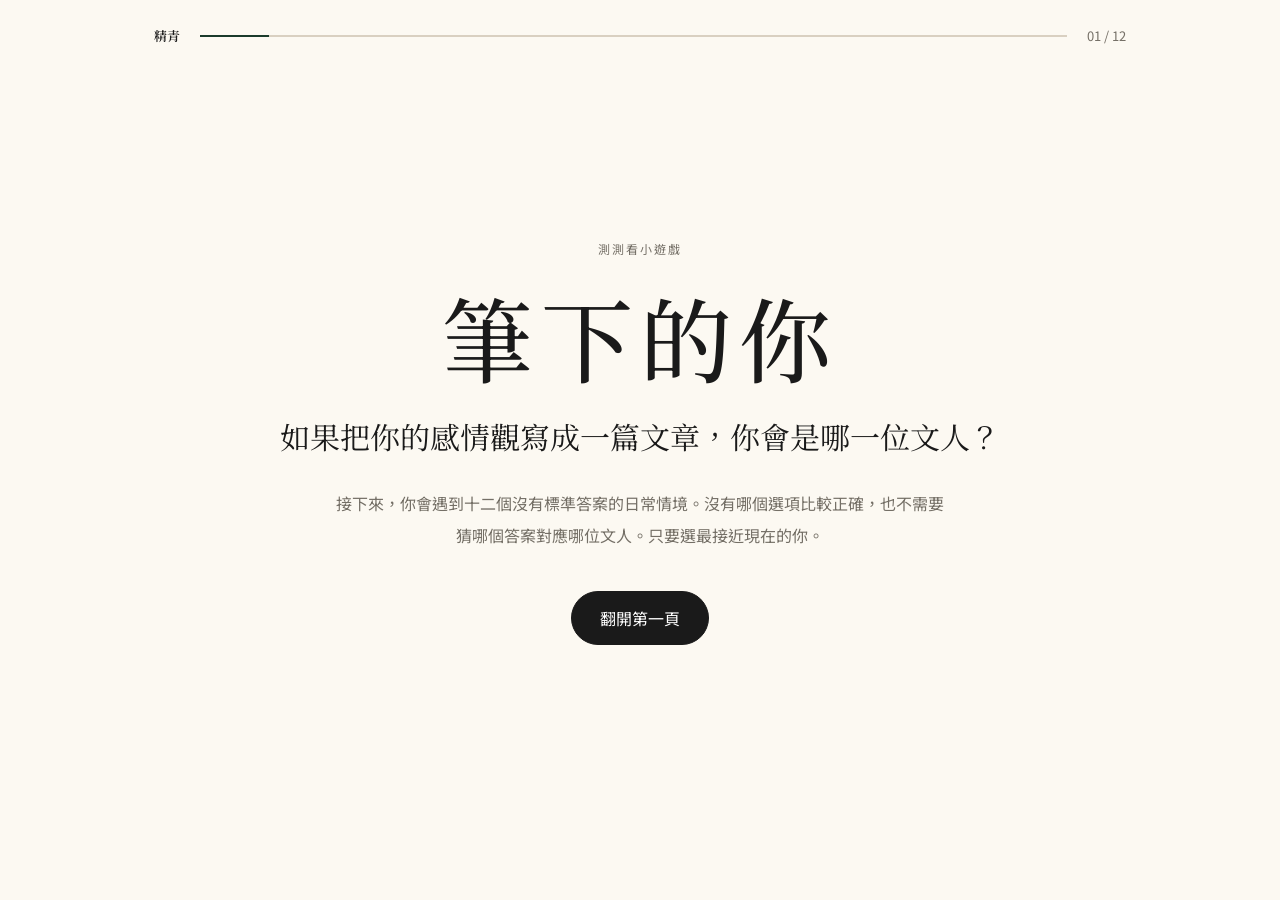
<file: index.html>
<!doctype html>
<html lang="zh-Hant">
<head>
<meta charset="utf-8">
<meta name="viewport" content="width=device-width,initial-scale=1">
<title>《筆下的你》｜精青</title>
<link rel="stylesheet" href="quiz.css">
</head>
<body>
<main class="quiz-shell">
  <header class="quiz-header">
    <a class="back-link" href="index.html">精青</a>
    <div class="ink-progress"><span id="progressInk"></span></div>
    <span id="progressText">01 / 12</span>
  </header>

  <section id="intro" class="intro view">
    <p class="eyebrow">測測看小遊戲</p>
    <h1>筆下的你</h1>
    <p class="lead">如果把你的感情觀寫成一篇文章，你會是哪一位文人？</p>
    <p class="intro-copy">接下來，你會遇到十二個沒有標準答案的日常情境。沒有哪個選項比較正確，也不需要猜哪個答案對應哪位文人。只要選最接近現在的你。</p>
    <button id="startBtn" class="primary-btn">翻開第一頁</button>
  </section>

  <section id="questionView" class="question-view view hidden">
    <p id="questionNo" class="eyebrow">第一頁</p>
    <h2 id="questionTitle"></h2>
    <p id="questionText" class="question-text"></p>
    <div id="options" class="options"></div>
  </section>

  <section id="analysisView" class="analysis view hidden">
    <div class="analysis-mark">✦</div>
    <p id="analysisLine">正在整理你的答案……</p>
  </section>
</main>
<script src="quiz-data.js"></script>
<script src="quiz.js"></script>
</body>
</html>
</file>
<file: quiz.css>
@import url('https://fonts.googleapis.com/css2?family=Noto+Serif+TC:wght@400;500;600;700&family=Noto+Sans+TC:wght@400;500;600&display=swap');
:root{--paper:#fcf9f2;--ink:#1a1a1a;--muted:#746f66;--line:#d9d0c1;--accent:#1b3b2b;--accent-soft:#e9eee9}
*{box-sizing:border-box}html,body{margin:0;min-height:100%;background:var(--paper);color:var(--ink)}
body{font-family:"Noto Sans TC",sans-serif}
.quiz-shell{min-height:100vh;max-width:1040px;margin:auto;padding:26px 34px 60px;display:flex;flex-direction:column}
.quiz-header{display:flex;align-items:center;gap:20px;font-size:13px;color:var(--muted)}
.back-link{color:var(--ink);text-decoration:none;font-family:"Noto Serif TC",serif;font-weight:600}
.ink-progress{height:2px;background:var(--line);flex:1;position:relative;overflow:hidden}.ink-progress span{display:block;height:100%;width:8%;background:var(--accent);transition:width .45s ease}
.view{min-height:calc(100vh - 110px);display:flex;flex-direction:column;justify-content:center}
.hidden{display:none!important}
.intro{max-width:720px;margin:auto;text-align:center;align-items:center}
.eyebrow{text-transform:uppercase;letter-spacing:.16em;color:var(--muted);font-size:12px;margin:0 0 22px}
h1,h2{font-family:"Noto Serif TC",serif;font-weight:500;line-height:1.25}
h1{font-size:clamp(52px,9vw,92px);margin:0 0 18px;letter-spacing:.08em}
.lead{font-family:"Noto Serif TC",serif;font-size:clamp(20px,3vw,30px);line-height:1.65;margin:0 0 26px}
.intro-copy{max-width:610px;color:var(--muted);line-height:2;margin:0 auto 40px}
.primary-btn{border:1px solid var(--ink);background:var(--ink);color:white;padding:14px 28px;border-radius:999px;font:inherit;cursor:pointer;transition:.25s}.primary-btn:hover{transform:translateY(-2px);background:var(--accent)}
.question-view{max-width:800px;width:100%;margin:auto}
.question-view h2{font-size:clamp(30px,5vw,52px);margin:0 0 18px}
.question-text{font-family:"Noto Serif TC",serif;font-size:clamp(19px,2.5vw,25px);line-height:1.9;margin:0 0 42px}
.options{display:grid;gap:12px}
.option{display:grid;grid-template-columns:38px 1fr;align-items:center;text-align:left;border:1px solid var(--line);background:transparent;padding:18px 20px;border-radius:10px;font:inherit;color:var(--ink);cursor:pointer;transition:background .2s,border-color .2s,transform .2s}.option:hover{background:var(--accent-soft);border-color:var(--accent);transform:translateX(4px)}
.option-letter{font-family:"Noto Serif TC",serif;font-size:20px;color:var(--accent)}
.analysis{align-items:center;text-align:center}.analysis-mark{font-size:34px;color:var(--accent);animation:pulse 1.2s infinite}.analysis p{font-family:"Noto Serif TC",serif;font-size:25px;margin-top:20px;transition:opacity .3s}
@keyframes pulse{50%{opacity:.25;transform:scale(.9)}}@media(max-width:600px){.quiz-shell{padding:20px}.view{min-height:calc(100vh - 90px)}.intro-copy{line-height:1.9}.option{padding:16px}.question-text{margin-bottom:30px}}
</file>
<file: result.css>
@import url('https://fonts.googleapis.com/css2?family=Noto+Serif+TC:wght@400;500;600;700&family=Noto+Sans+TC:wght@400;500;600&display=swap');
:root{--paper:#fcf9f2;--ink:#1a1a1a;--muted:#746f66;--line:#d9d0c1;--accent:#1b3b2b;--soft:#e9eee9}
*{box-sizing:border-box}body{margin:0;background:var(--paper);color:var(--ink);font-family:"Noto Sans TC",sans-serif}.result-shell{max-width:900px;margin:auto;padding:28px 30px 80px}.result-header{display:flex;justify-content:space-between;color:var(--muted);font-size:13px}.result-header a{color:var(--ink);text-decoration:none}.result-hero{text-align:center;padding:16vh 0 12vh}.eyebrow{letter-spacing:.16em;font-size:12px;color:var(--muted)}h1,h2,blockquote{font-family:"Noto Serif TC",serif;font-weight:500}h1{font-size:clamp(56px,10vw,100px);letter-spacing:.1em;margin:25px 0 14px}.secondary{color:var(--muted)}.summary{max-width:650px;margin:35px auto 0;line-height:2;font-family:"Noto Serif TC",serif;font-size:18px}.profile-section{border-top:1px solid var(--line);padding:70px 0}.profile-section h2{font-size:30px;margin-bottom:38px}.dimension{display:grid;grid-template-columns:72px 1fr 72px;gap:16px;align-items:center;margin:20px 0;font-size:13px}.bar{height:2px;background:var(--line);position:relative}.dot{position:absolute;top:50%;width:12px;height:12px;border-radius:50%;background:var(--accent);transform:translate(-50%,-50%)}.quote-section{text-align:center;padding:80px 0;border-top:1px solid var(--line)}blockquote{font-size:clamp(25px,4vw,40px);line-height:1.8;margin:30px auto 12px;max-width:700px}.quote-section cite{font-style:normal;color:var(--muted)}.basis{border-top:1px solid var(--line);padding:25px 0;line-height:2}.basis summary{font-family:"Noto Serif TC",serif;font-size:21px;cursor:pointer}.basis div{color:#4f4a43;margin-top:22px}.works{display:flex;gap:8px;flex-wrap:wrap}.tag{border:1px solid var(--line);padding:4px 10px;border-radius:99px;font-size:13px}.result-actions{text-align:center;padding-top:55px;display:flex;justify-content:center;gap:12px}.result-actions button{border:1px solid var(--ink);background:var(--ink);color:white;border-radius:999px;padding:13px 23px;font:inherit;cursor:pointer}.result-actions .ghost{background:transparent;color:var(--ink)}.share-status{text-align:center;color:var(--muted);font-size:13px}@media(max-width:600px){.result-shell{padding:20px}.result-hero{padding:12vh 0 9vh}.dimension{grid-template-columns:55px 1fr 55px;gap:8px;font-size:11px}.result-actions{flex-direction:column}}
</file>
